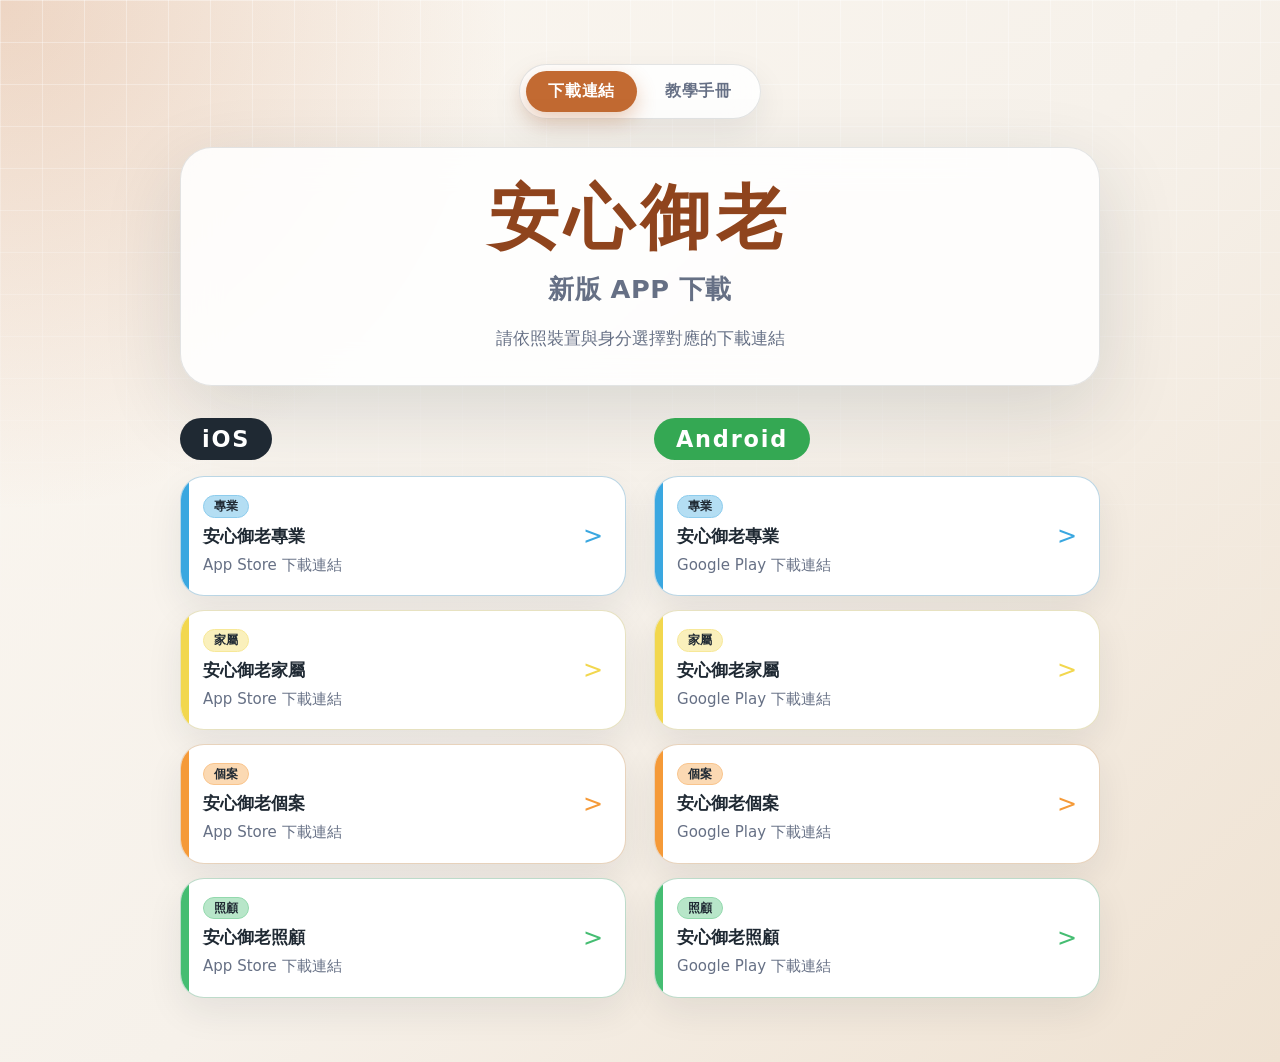
<file: index.html>
<!doctype html>
<html lang="zh-Hant">
  <head>
    <meta charset="utf-8">
    <meta name="viewport" content="width=device-width, initial-scale=1">
    <meta name="description" content="連結入口頁">
    <title>我的連結入口</title>
    <link rel="stylesheet" href="styles.css">
  </head>
  <body>
    <main class="page-shell">
      <nav class="site-nav" aria-label="主選單">
        <a href="index.html" class="site-nav-link is-active" aria-current="page">下載連結</a>
        <a href="manuals.html" class="site-nav-link">教學手冊</a>
      </nav>

      <section class="hero" aria-labelledby="page-title">
        <p class="eyebrow">Jump Links</p>
        <h1 id="page-title">我的連結入口</h1>
        <p id="page-description" class="description">歡迎選擇你想前往的連結</p>
      </section>

      <section class="links-section" aria-label="連結清單">
        <div id="links-list" class="links-list"></div>
      </section>
    </main>

    <script src="links.js"></script>
    <script src="script.js"></script>
  </body>
</html>
</file>
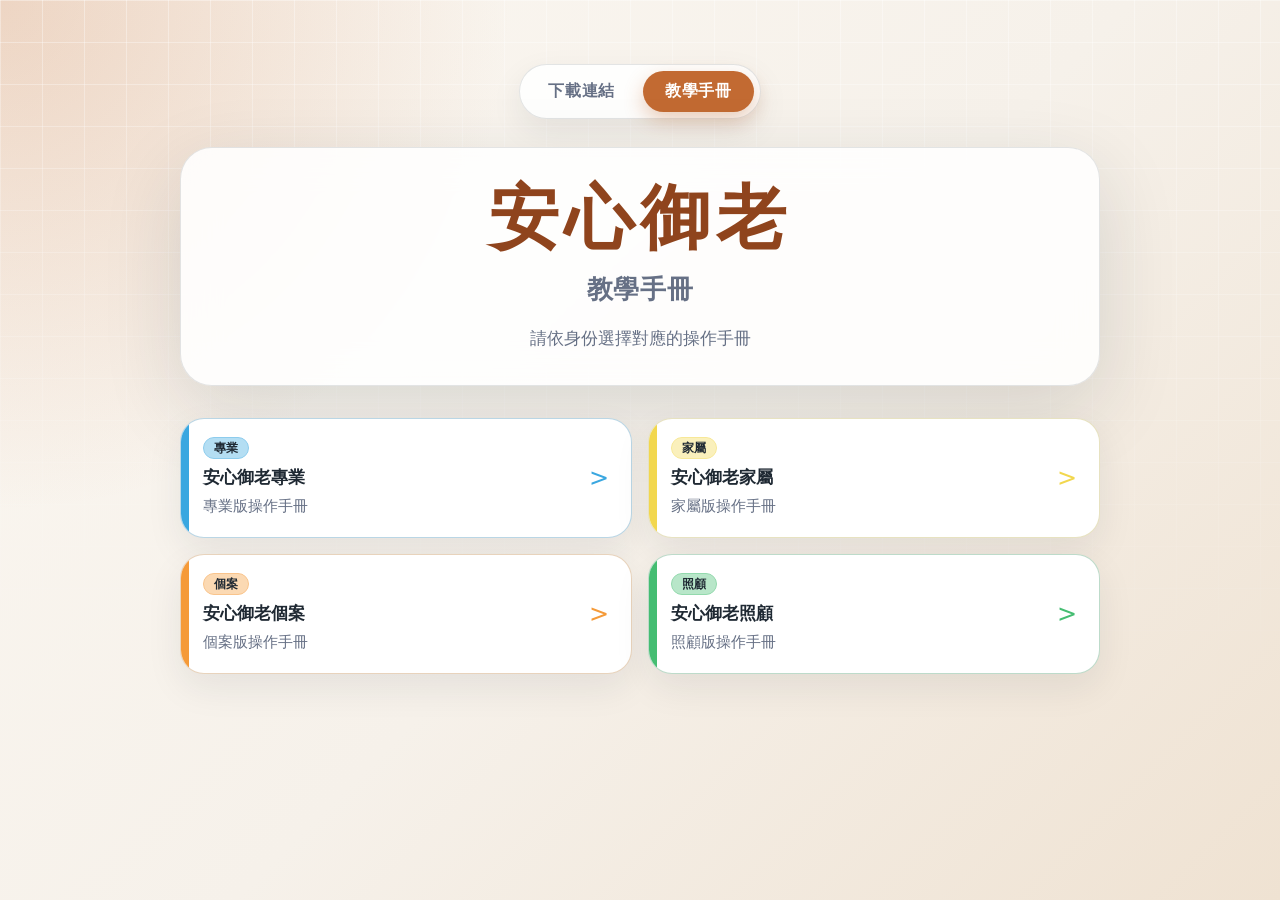
<file: manuals.html>
<!doctype html>
<html lang="zh-Hant">
  <head>
    <meta charset="utf-8">
    <meta name="viewport" content="width=device-width, initial-scale=1">
    <meta name="description" content="教學手冊">
    <title>教學手冊</title>
    <link rel="stylesheet" href="styles.css">
  </head>
  <body>
    <main class="page-shell">
      <nav class="site-nav" aria-label="主選單">
        <a href="index.html" class="site-nav-link">下載連結</a>
        <a href="manuals.html" class="site-nav-link is-active" aria-current="page">教學手冊</a>
      </nav>

      <section class="hero" aria-labelledby="page-title">
        <p class="eyebrow">安心御老</p>
        <h1 id="page-title">教學手冊</h1>
        <p id="page-description" class="description">請依身份選擇對應的操作手冊</p>
      </section>

      <section class="manuals-section" aria-label="教學手冊列表">
        <div id="manuals-list" class="manuals-list"></div>
      </section>
    </main>

    <div id="pdf-viewer" class="pdf-viewer" hidden role="dialog" aria-modal="true" aria-labelledby="pdf-viewer-title">
      <div class="pdf-viewer-backdrop" data-action="close"></div>
      <div class="pdf-viewer-panel">
        <header class="pdf-viewer-header">
          <h2 id="pdf-viewer-title" class="pdf-viewer-title">教學手冊</h2>
          <button type="button" class="pdf-viewer-close" data-action="close" aria-label="關閉">&times;</button>
        </header>
        <div class="pdf-viewer-body">
          <iframe id="pdf-viewer-frame" title="教學手冊內容" referrerpolicy="no-referrer"></iframe>
          <p id="pdf-viewer-fallback" class="pdf-viewer-fallback" hidden>若手冊尚未上傳，請稍後再試。</p>
        </div>
      </div>
    </div>

    <script src="manuals.js"></script>
    <script src="manuals-script.js"></script>
  </body>
</html>
</file>
<file: styles.css>
:root {
  color-scheme: light;
  --bg: #f6f1ea;
  --surface: rgba(255, 255, 255, 0.86);
  --surface-strong: #ffffff;
  --text: #1f2933;
  --muted: #667085;
  --accent: #c26a32;
  --accent-dark: #8f441d;
  --border: rgba(31, 41, 51, 0.12);
  --shadow: 0 24px 80px rgba(31, 41, 51, 0.14);
}

* {
  box-sizing: border-box;
}

body {
  min-height: 100vh;
  margin: 0;
  color: var(--text);
  font-family: "Noto Sans TC", "Microsoft JhengHei", system-ui, -apple-system, BlinkMacSystemFont, "Segoe UI", sans-serif;
  background:
    radial-gradient(circle at top left, rgba(194, 106, 50, 0.24), transparent 32rem),
    linear-gradient(135deg, #fbf7f1 0%, var(--bg) 52%, #efe2d2 100%);
}

body::before {
  position: fixed;
  inset: 0;
  pointer-events: none;
  content: "";
  background-image: linear-gradient(rgba(255, 255, 255, 0.36) 1px, transparent 1px), linear-gradient(90deg, rgba(255, 255, 255, 0.36) 1px, transparent 1px);
  background-size: 42px 42px;
  mask-image: linear-gradient(to bottom, #000000, transparent 78%);
}

.page-shell {
  width: min(100%, 960px);
  min-height: 100vh;
  margin: 0 auto;
  padding: 64px 20px;
}

.site-nav {
  display: flex;
  justify-content: center;
  gap: 6px;
  width: fit-content;
  margin: 0 auto 28px;
  padding: 6px;
  background: var(--surface);
  border: 1px solid var(--border);
  border-radius: 999px;
  box-shadow: 0 12px 32px rgba(31, 41, 51, 0.08);
  backdrop-filter: blur(18px);
}

.site-nav-link {
  padding: 10px 22px;
  color: var(--muted);
  font-size: 0.98rem;
  font-weight: 800;
  letter-spacing: 0.04em;
  text-decoration: none;
  border-radius: 999px;
  transition: color 180ms ease, background 180ms ease;
}

.site-nav-link:hover {
  color: var(--text);
}

.site-nav-link.is-active {
  color: #ffffff;
  background: var(--accent);
  box-shadow: 0 8px 20px rgba(194, 106, 50, 0.32);
}

.hero {
  margin-bottom: 32px;
  padding: 32px;
  text-align: center;
  background: var(--surface);
  border: 1px solid var(--border);
  border-radius: 32px;
  box-shadow: var(--shadow);
  backdrop-filter: blur(18px);
}

.eyebrow {
  margin: 0 0 16px;
  color: var(--accent-dark);
  font-size: clamp(2.4rem, 8vw, 4.4rem);
  font-weight: 900;
  letter-spacing: 0.08em;
  line-height: 1.1;
}

h1 {
  margin: 0;
  color: var(--muted);
  font-size: clamp(1.2rem, 3.2vw, 1.6rem);
  font-weight: 700;
  line-height: 1.3;
  letter-spacing: 0.02em;
}

.description {
  max-width: 34rem;
  margin: 16px auto 0;
  color: var(--muted);
  font-size: 1.05rem;
  line-height: 1.8;
}

.links-section {
  position: relative;
}

.links-list {
  display: grid;
  grid-template-columns: repeat(2, minmax(0, 1fr));
  gap: 28px;
}

.link-group {
  display: flex;
  flex-direction: column;
  gap: 16px;
}

.group-title {
  display: inline-flex;
  align-items: center;
  align-self: start;
  margin: 0;
  padding: 10px 22px;
  color: #ffffff;
  font-size: 1.4rem;
  font-weight: 900;
  letter-spacing: 0.08em;
  line-height: 1;
  border-radius: 999px;
}

.group-title.platform-ios {
  background: #1f2933;
}

.group-title.platform-android {
  background: #34a853;
}

.group-title.platform-other {
  background: var(--accent);
}

.group-cards {
  display: grid;
  gap: 14px;
}

.link-card {
  position: relative;
  display: grid;
  grid-template-columns: minmax(0, 1fr) auto;
  gap: 18px;
  align-items: center;
  min-height: 76px;
  padding: 18px 22px;
  color: inherit;
  text-decoration: none;
  background: var(--surface-strong);
  border: 1px solid color-mix(in srgb, var(--link-color, var(--accent)) 24%, var(--border));
  border-radius: 24px;
  overflow: hidden;
  box-shadow: 0 14px 36px rgba(31, 41, 51, 0.08);
  transition: transform 180ms ease, border-color 180ms ease, box-shadow 180ms ease;
}

.link-card::before {
  position: absolute;
  inset: 0 auto 0 0;
  width: 8px;
  content: "";
  background: var(--link-color, var(--accent));
}

.link-card::after {
  color: var(--link-color, var(--accent));
  font-size: 1.5rem;
  line-height: 1;
  content: ">";
}

.link-card:hover,
.link-card:focus-visible {
  border-color: color-mix(in srgb, var(--link-color, var(--accent)) 62%, transparent);
  box-shadow: 0 18px 48px rgba(143, 68, 29, 0.16);
  transform: translateY(-3px);
}

.link-card:focus-visible {
  outline: 3px solid color-mix(in srgb, var(--link-color, var(--accent)) 28%, transparent);
  outline-offset: 4px;
}

.link-card.has-image {
  grid-template-columns: 96px minmax(0, 1fr) auto;
  padding: 14px;
}

.link-card img {
  width: 96px;
  height: 96px;
  object-fit: cover;
  background: #f0e2d3;
  border-radius: 18px;
}

.link-content {
  display: grid;
  gap: 6px;
}

.link-tag {
  width: fit-content;
  padding: 4px 10px;
  color: #1f2933;
  font-size: 0.78rem;
  font-weight: 900;
  line-height: 1;
  background: color-mix(in srgb, var(--link-color, var(--accent)) 38%, white);
  border: 1px solid color-mix(in srgb, var(--link-color, var(--accent)) 58%, white);
  border-radius: 999px;
}

.link-label {
  font-size: 1.08rem;
  font-weight: 800;
}

.link-description {
  color: var(--muted);
  font-size: 0.94rem;
  line-height: 1.55;
}

.empty-state {
  margin: 0;
  padding: 24px;
  color: var(--muted);
  text-align: center;
  background: var(--surface);
  border: 1px dashed var(--border);
  border-radius: 20px;
}

.manuals-list {
  display: grid;
  grid-template-columns: repeat(2, minmax(0, 1fr));
  gap: 16px;
}

.manual-card {
  cursor: pointer;
}

.pdf-viewer {
  position: fixed;
  inset: 0;
  z-index: 50;
  display: flex;
  align-items: center;
  justify-content: center;
  padding: 24px;
}

.pdf-viewer[hidden] {
  display: none;
}

.pdf-viewer-backdrop {
  position: absolute;
  inset: 0;
  background: rgba(20, 24, 32, 0.6);
  backdrop-filter: blur(4px);
}

.pdf-viewer-panel {
  position: relative;
  display: flex;
  flex-direction: column;
  width: min(100%, 960px);
  height: min(92vh, 1080px);
  background: #ffffff;
  border-radius: 20px;
  box-shadow: 0 40px 120px rgba(0, 0, 0, 0.32);
  overflow: hidden;
}

.pdf-viewer-header {
  display: flex;
  align-items: center;
  justify-content: space-between;
  gap: 16px;
  padding: 16px 22px;
  background: var(--accent);
  color: #ffffff;
}

.pdf-viewer-title {
  margin: 0;
  font-size: 1.15rem;
  font-weight: 900;
  letter-spacing: 0.04em;
}

.pdf-viewer-close {
  display: inline-flex;
  align-items: center;
  justify-content: center;
  width: 36px;
  height: 36px;
  padding: 0;
  color: #ffffff;
  font-size: 1.5rem;
  font-weight: 700;
  line-height: 1;
  background: rgba(255, 255, 255, 0.18);
  border: 0;
  border-radius: 999px;
  cursor: pointer;
  transition: background 180ms ease;
}

.pdf-viewer-close:hover {
  background: rgba(255, 255, 255, 0.32);
}

.pdf-viewer-body {
  position: relative;
  flex: 1;
  background: #f4f5f7;
}

.pdf-viewer-body iframe {
  width: 100%;
  height: 100%;
  border: 0;
}

.pdf-viewer-fallback {
  position: absolute;
  inset: auto 0 0 0;
  margin: 0;
  padding: 16px 22px;
  color: var(--muted);
  text-align: center;
  background: rgba(255, 255, 255, 0.96);
  border-top: 1px solid var(--border);
}

@media (max-width: 720px) {
  .links-list {
    gap: 16px;
  }

  .group-cards {
    gap: 10px;
  }

  .manuals-list {
    gap: 10px;
  }

  .site-nav-link {
    padding: 8px 16px;
    font-size: 0.92rem;
  }
}

@media (max-width: 560px) {
  .page-shell {
    padding: 32px 12px;
  }

  .hero {
    padding: 28px 20px;
    border-radius: 28px;
  }

  .group-title {
    font-size: 1.05rem;
    padding: 7px 14px;
  }

  .link-card,
  .link-card.has-image {
    grid-template-columns: minmax(0, 1fr);
    gap: 6px;
    padding: 14px 14px 14px 18px;
    min-height: 64px;
  }

  .link-card::after {
    display: none;
  }

  .link-card.has-image img {
    grid-column: 1 / -1;
    width: 100%;
    height: 140px;
  }

  .pdf-viewer {
    padding: 0;
  }

  .pdf-viewer-panel {
    width: 100%;
    height: 100vh;
    border-radius: 0;
  }

  .link-label {
    font-size: 0.98rem;
  }

  .link-description {
    font-size: 0.84rem;
    line-height: 1.45;
  }

  .link-tag {
    font-size: 0.7rem;
    padding: 3px 8px;
  }
}
</file>
